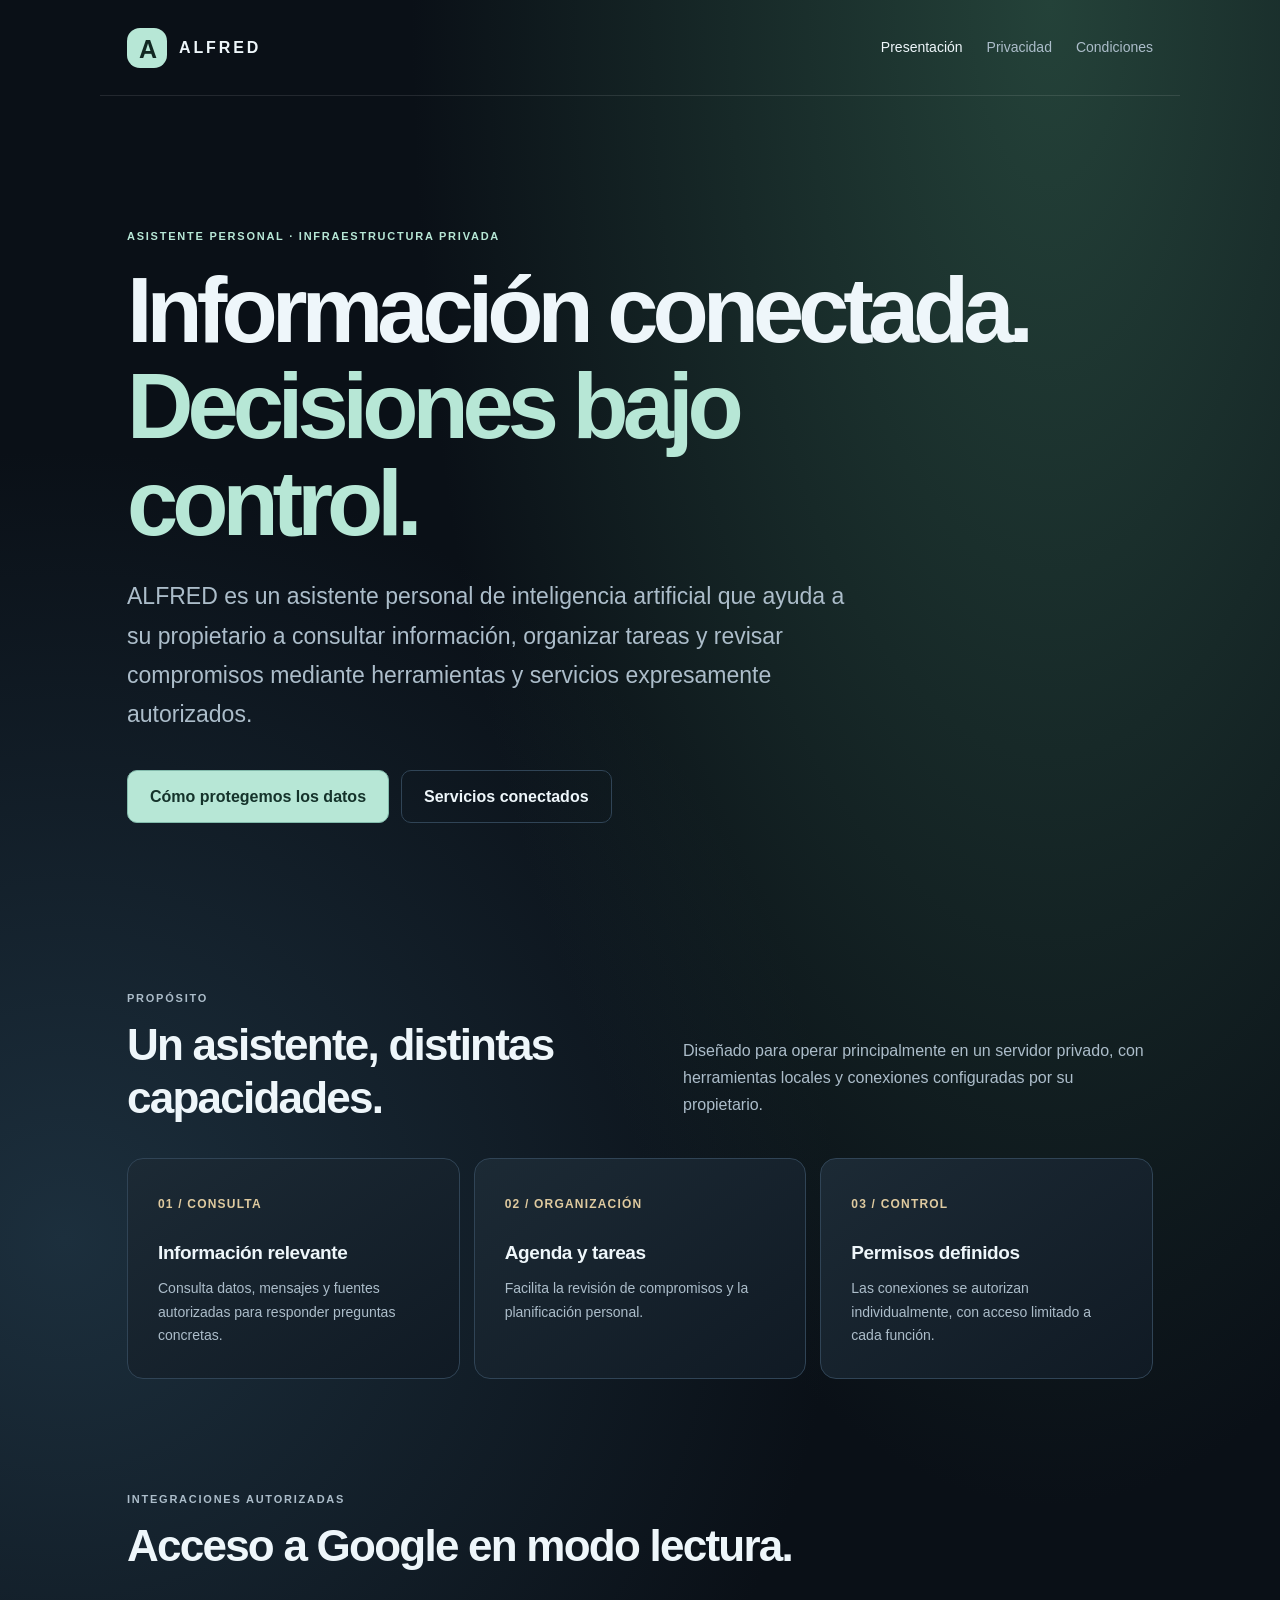
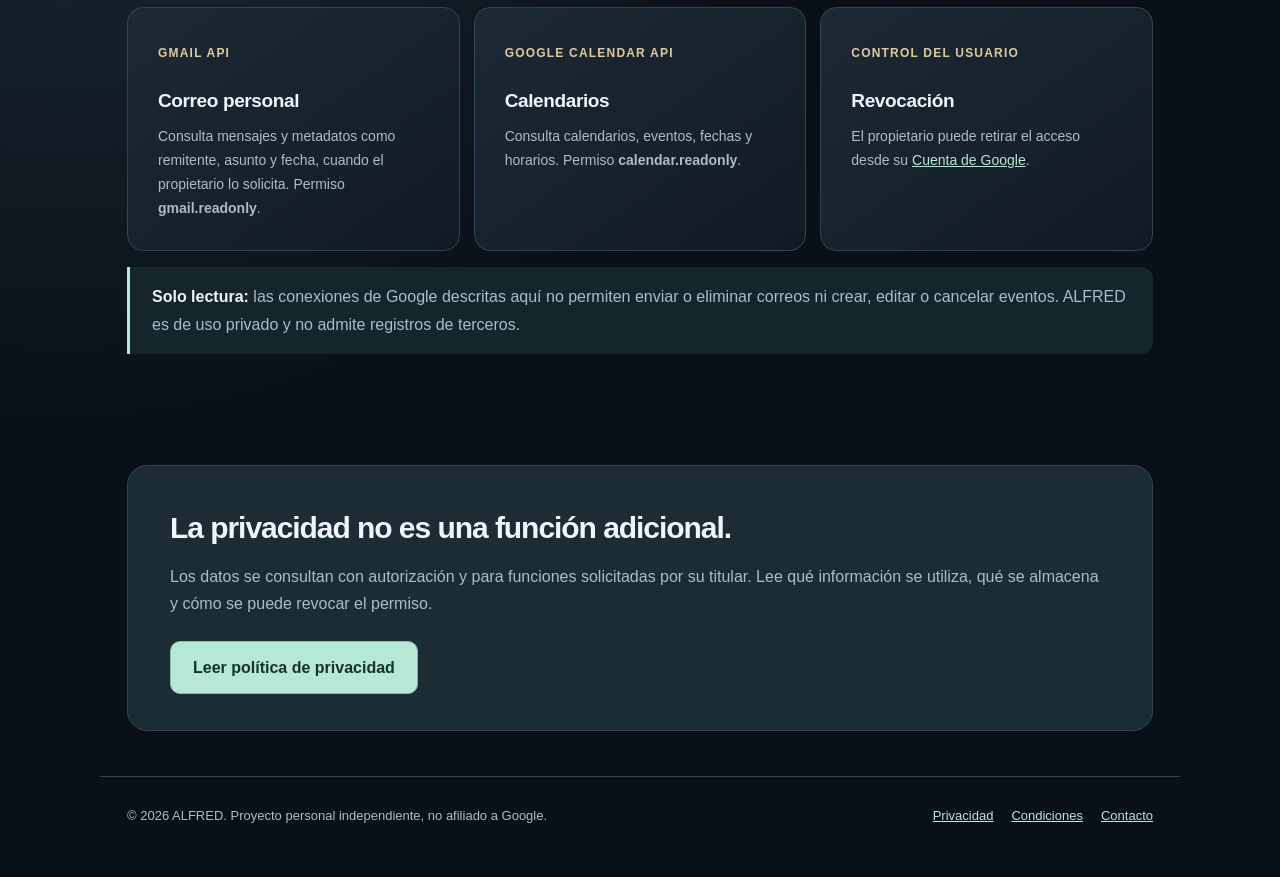
<file: index.html>
<!doctype html>
<html lang="es">
<head>
<meta name="google-site-verification" content="Loiz_2zshSAYq_amNOVkB0ZH81cCuOkCsH9CRXUllVo" />
<meta charset="utf-8"><meta name="viewport" content="width=device-width, initial-scale=1">
<meta name="description" content="ALFRED, asistente personal de inteligencia artificial que conecta información y servicios autorizados en una infraestructura privada.">
<meta name="theme-color" content="#0a1017">
<title>ALFRED | Asistente personal privado</title>
<link rel="stylesheet" href="./css/styles.css">
<meta name="google-site-verification" content="mj519p19gsh9Spc1R2qEugR0KwO0lG6rriQbLZyAgFw" />
</head>
<body>
<header>
<a href="./index.html" class="brand" aria-label="ALFRED inicio"><span class="mark" aria-hidden="true">A</span> ALFRED</a>
<nav aria-label="Navegación principal"><a href="./index.html" aria-current="page">Presentación</a><a href="./privacidad.html">Privacidad</a><a href="./terminos.html">Condiciones</a></nav>
</header>
<main>
<section class="hero">
<p class="eyebrow">Asistente personal · infraestructura privada</p>
<h1>Información conectada.<br><em>Decisiones bajo control.</em></h1>
<p class="lead">ALFRED es un asistente personal de inteligencia artificial que ayuda a su propietario a consultar información, organizar tareas y revisar compromisos mediante herramientas y servicios expresamente autorizados.</p>
<div class="actions"><a class="action" href="./privacidad.html">Cómo protegemos los datos</a><a class="action secondary" href="#integraciones">Servicios conectados</a></div>
</section>
<section aria-labelledby="funciones"><div class="section-head"><div><p class="eyebrow">Propósito</p><h2 id="funciones">Un asistente, distintas capacidades.</h2></div><p>Diseñado para operar principalmente en un servidor privado, con herramientas locales y conexiones configuradas por su propietario.</p></div>
<div class="grid">
<article class="panel"><span class="num">01 / CONSULTA</span><h3>Información relevante</h3><p>Consulta datos, mensajes y fuentes autorizadas para responder preguntas concretas.</p></article>
<article class="panel"><span class="num">02 / ORGANIZACIÓN</span><h3>Agenda y tareas</h3><p>Facilita la revisión de compromisos y la planificación personal.</p></article>
<article class="panel"><span class="num">03 / CONTROL</span><h3>Permisos definidos</h3><p>Las conexiones se autorizan individualmente, con acceso limitado a cada función.</p></article>
</div></section>
<section id="integraciones" aria-labelledby="google"><div class="section-head"><div><p class="eyebrow">Integraciones autorizadas</p><h2 id="google">Acceso a Google en modo lectura.</h2></div></div>
<div class="grid">
<article class="panel"><span class="num">GMAIL API</span><h3>Correo personal</h3><p>Consulta mensajes y metadatos como remitente, asunto y fecha, cuando el propietario lo solicita. Permiso <strong>gmail.readonly</strong>.</p></article>
<article class="panel"><span class="num">GOOGLE CALENDAR API</span><h3>Calendarios</h3><p>Consulta calendarios, eventos, fechas y horarios. Permiso <strong>calendar.readonly</strong>.</p></article>
<article class="panel"><span class="num">CONTROL DEL USUARIO</span><h3>Revocación</h3><p>El propietario puede retirar el acceso desde su <a href="https://myaccount.google.com/permissions" rel="noopener noreferrer">Cuenta de Google</a>.</p></article>
</div>
<p class="note"><strong>Solo lectura:</strong> las conexiones de Google descritas aquí no permiten enviar o eliminar correos ni crear, editar o cancelar eventos. ALFRED es de uso privado y no admite registros de terceros.</p>
</section>
<div class="band"><h2>La privacidad no es una función adicional.</h2><p>Los datos se consultan con autorización y para funciones solicitadas por su titular. Lee qué información se utiliza, qué se almacena y cómo se puede revocar el permiso.</p><a class="action" href="./privacidad.html">Leer política de privacidad</a></div>
</main>
<footer><span>© 2026 ALFRED. Proyecto personal independiente, no afiliado a Google.</span><div class="footerlinks"><a href="./privacidad.html">Privacidad</a><a href="./terminos.html">Condiciones</a><a href="mailto:elfocodeluis@gmail.com">Contacto</a></div></footer>
</body></html>
</file>
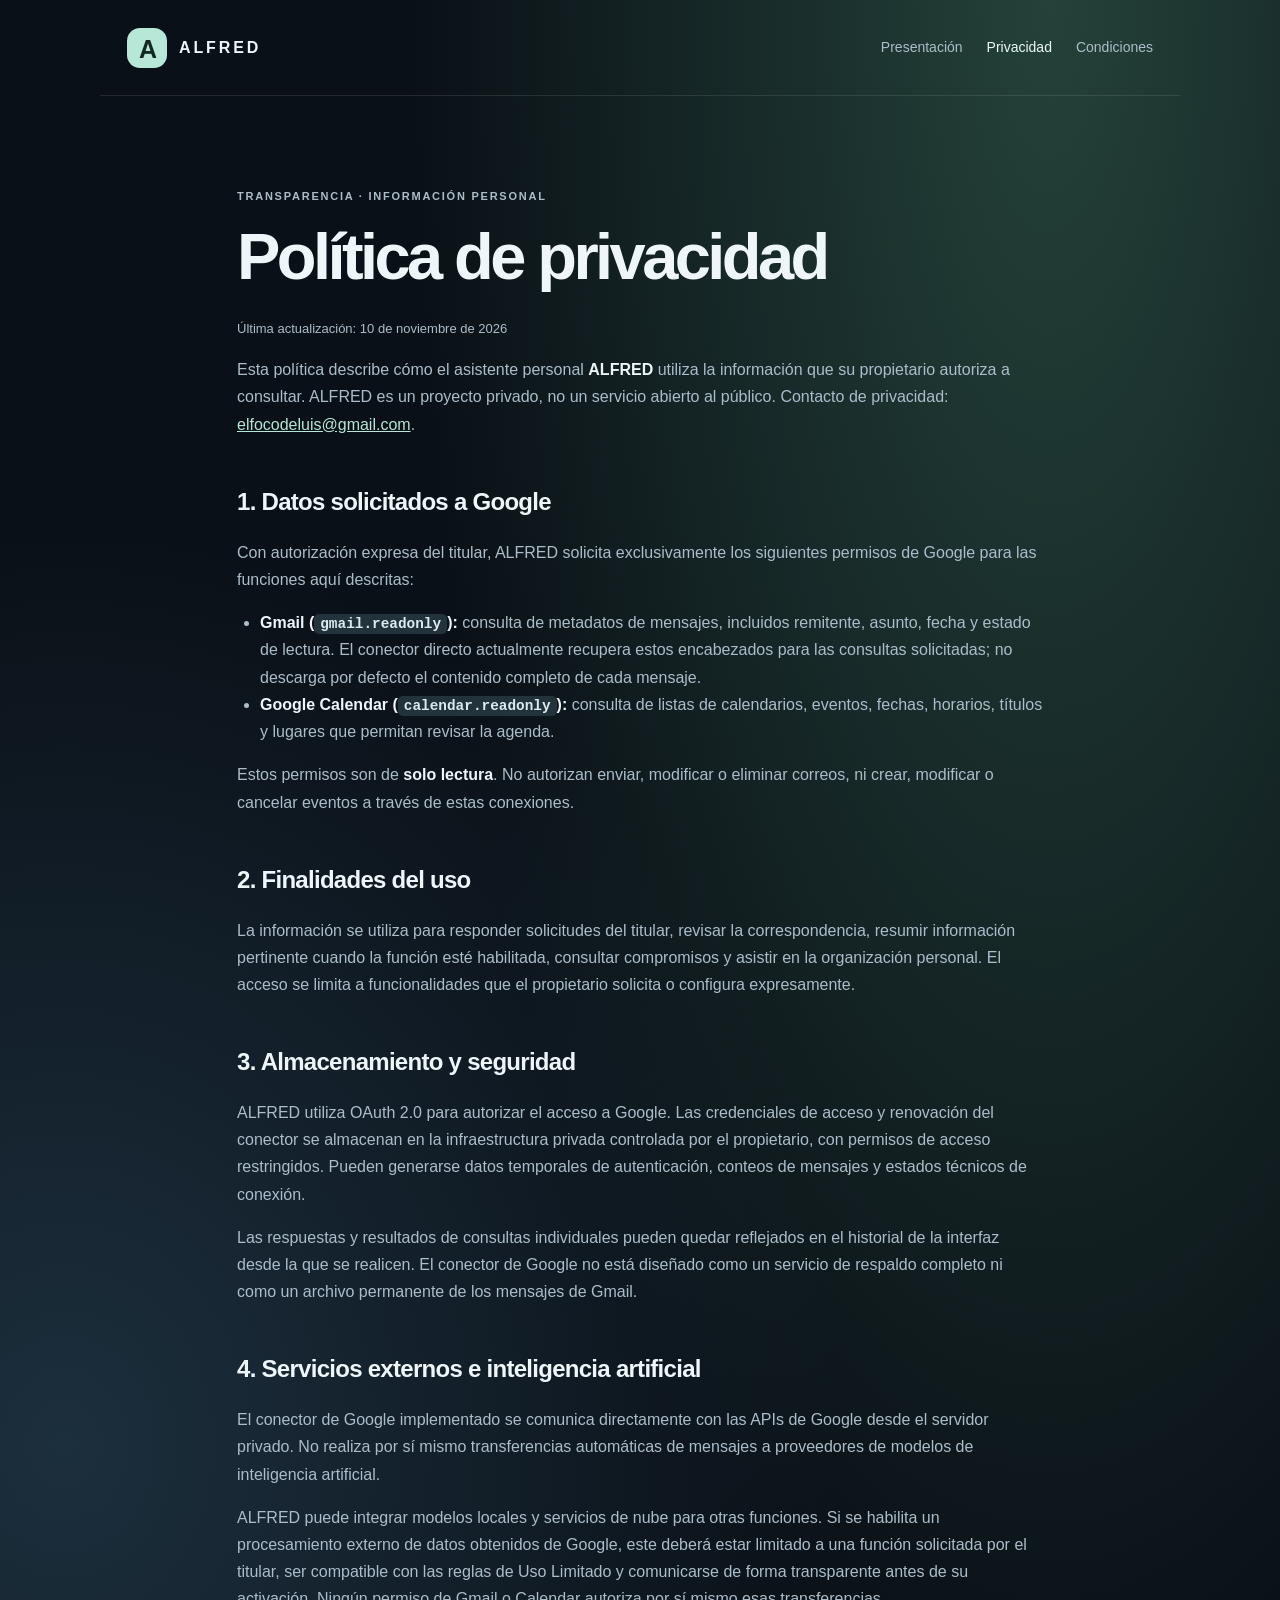
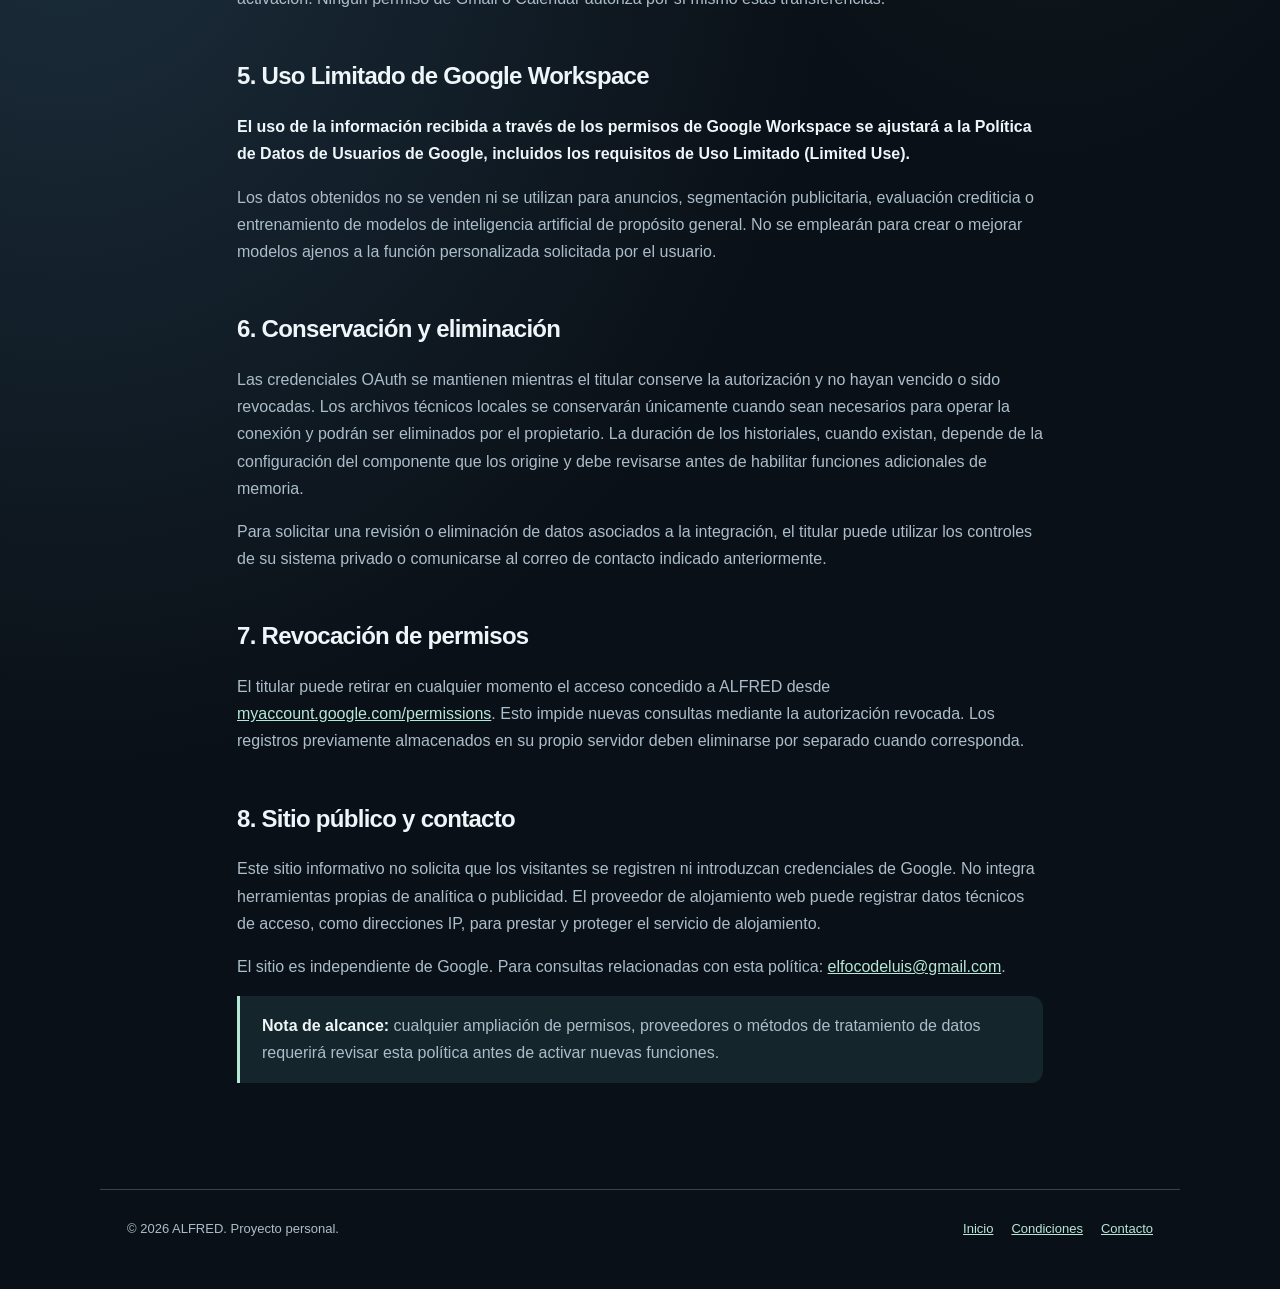
<file: privacidad.html>
<!doctype html>
<html lang="es">
<head><meta charset="utf-8"><meta name="viewport" content="width=device-width, initial-scale=1"><meta name="theme-color" content="#0a1017"><meta name="description" content="Política de privacidad de ALFRED: datos de Gmail y Google Calendar, permisos, almacenamiento y revocación."><title>Política de privacidad | ALFRED</title><link rel="stylesheet" href="./css/styles.css"></head>
<body>
<header><a href="./index.html" class="brand" aria-label="ALFRED inicio"><span class="mark" aria-hidden="true">A</span> ALFRED</a><nav aria-label="Navegación principal"><a href="./index.html">Presentación</a><a href="./privacidad.html" aria-current="page">Privacidad</a><a href="./terminos.html">Condiciones</a></nav></header>
<main class="legal">
<p class="eyebrow">Transparencia · información personal</p>
<h1>Política de privacidad</h1>
<p class="meta">Última actualización: 10 de noviembre de 2026</p>
<p>Esta política describe cómo el asistente personal <strong>ALFRED</strong> utiliza la información que su propietario autoriza a consultar. ALFRED es un proyecto privado, no un servicio abierto al público. Contacto de privacidad: <a href="mailto:elfocodeluis@gmail.com">elfocodeluis@gmail.com</a>.</p>
<h2>1. Datos solicitados a Google</h2>
<p>Con autorización expresa del titular, ALFRED solicita exclusivamente los siguientes permisos de Google para las funciones aquí descritas:</p>
<ul><li><strong>Gmail (<code>gmail.readonly</code>):</strong> consulta de metadatos de mensajes, incluidos remitente, asunto, fecha y estado de lectura. El conector directo actualmente recupera estos encabezados para las consultas solicitadas; no descarga por defecto el contenido completo de cada mensaje.</li><li><strong>Google Calendar (<code>calendar.readonly</code>):</strong> consulta de listas de calendarios, eventos, fechas, horarios, títulos y lugares que permitan revisar la agenda.</li></ul>
<p>Estos permisos son de <strong>solo lectura</strong>. No autorizan enviar, modificar o eliminar correos, ni crear, modificar o cancelar eventos a través de estas conexiones.</p>
<h2>2. Finalidades del uso</h2>
<p>La información se utiliza para responder solicitudes del titular, revisar la correspondencia, resumir información pertinente cuando la función esté habilitada, consultar compromisos y asistir en la organización personal. El acceso se limita a funcionalidades que el propietario solicita o configura expresamente.</p>
<h2>3. Almacenamiento y seguridad</h2>
<p>ALFRED utiliza OAuth 2.0 para autorizar el acceso a Google. Las credenciales de acceso y renovación del conector se almacenan en la infraestructura privada controlada por el propietario, con permisos de acceso restringidos. Pueden generarse datos temporales de autenticación, conteos de mensajes y estados técnicos de conexión.</p>
<p>Las respuestas y resultados de consultas individuales pueden quedar reflejados en el historial de la interfaz desde la que se realicen. El conector de Google no está diseñado como un servicio de respaldo completo ni como un archivo permanente de los mensajes de Gmail.</p>
<h2>4. Servicios externos e inteligencia artificial</h2>
<p>El conector de Google implementado se comunica directamente con las APIs de Google desde el servidor privado. No realiza por sí mismo transferencias automáticas de mensajes a proveedores de modelos de inteligencia artificial.</p>
<p>ALFRED puede integrar modelos locales y servicios de nube para otras funciones. Si se habilita un procesamiento externo de datos obtenidos de Google, este deberá estar limitado a una función solicitada por el titular, ser compatible con las reglas de Uso Limitado y comunicarse de forma transparente antes de su activación. Ningún permiso de Gmail o Calendar autoriza por sí mismo esas transferencias.</p>
<h2>5. Uso Limitado de Google Workspace</h2>
<p><strong>El uso de la información recibida a través de los permisos de Google Workspace se ajustará a la Política de Datos de Usuarios de Google, incluidos los requisitos de Uso Limitado (Limited Use).</strong></p>
<p>Los datos obtenidos no se venden ni se utilizan para anuncios, segmentación publicitaria, evaluación crediticia o entrenamiento de modelos de inteligencia artificial de propósito general. No se emplearán para crear o mejorar modelos ajenos a la función personalizada solicitada por el usuario.</p>
<h2>6. Conservación y eliminación</h2>
<p>Las credenciales OAuth se mantienen mientras el titular conserve la autorización y no hayan vencido o sido revocadas. Los archivos técnicos locales se conservarán únicamente cuando sean necesarios para operar la conexión y podrán ser eliminados por el propietario. La duración de los historiales, cuando existan, depende de la configuración del componente que los origine y debe revisarse antes de habilitar funciones adicionales de memoria.</p>
<p>Para solicitar una revisión o eliminación de datos asociados a la integración, el titular puede utilizar los controles de su sistema privado o comunicarse al correo de contacto indicado anteriormente.</p>
<h2>7. Revocación de permisos</h2>
<p>El titular puede retirar en cualquier momento el acceso concedido a ALFRED desde <a href="https://myaccount.google.com/permissions" rel="noopener noreferrer">myaccount.google.com/permissions</a>. Esto impide nuevas consultas mediante la autorización revocada. Los registros previamente almacenados en su propio servidor deben eliminarse por separado cuando corresponda.</p>
<h2>8. Sitio público y contacto</h2>
<p>Este sitio informativo no solicita que los visitantes se registren ni introduzcan credenciales de Google. No integra herramientas propias de analítica o publicidad. El proveedor de alojamiento web puede registrar datos técnicos de acceso, como direcciones IP, para prestar y proteger el servicio de alojamiento.</p>
<p>El sitio es independiente de Google. Para consultas relacionadas con esta política: <a href="mailto:elfocodeluis@gmail.com">elfocodeluis@gmail.com</a>.</p>
<p class="note"><strong>Nota de alcance:</strong> cualquier ampliación de permisos, proveedores o métodos de tratamiento de datos requerirá revisar esta política antes de activar nuevas funciones.</p>
</main>
<footer><span>© 2026 ALFRED. Proyecto personal.</span><div class="footerlinks"><a href="./index.html">Inicio</a><a href="./terminos.html">Condiciones</a><a href="mailto:elfocodeluis@gmail.com">Contacto</a></div></footer>
</body></html>
</file>
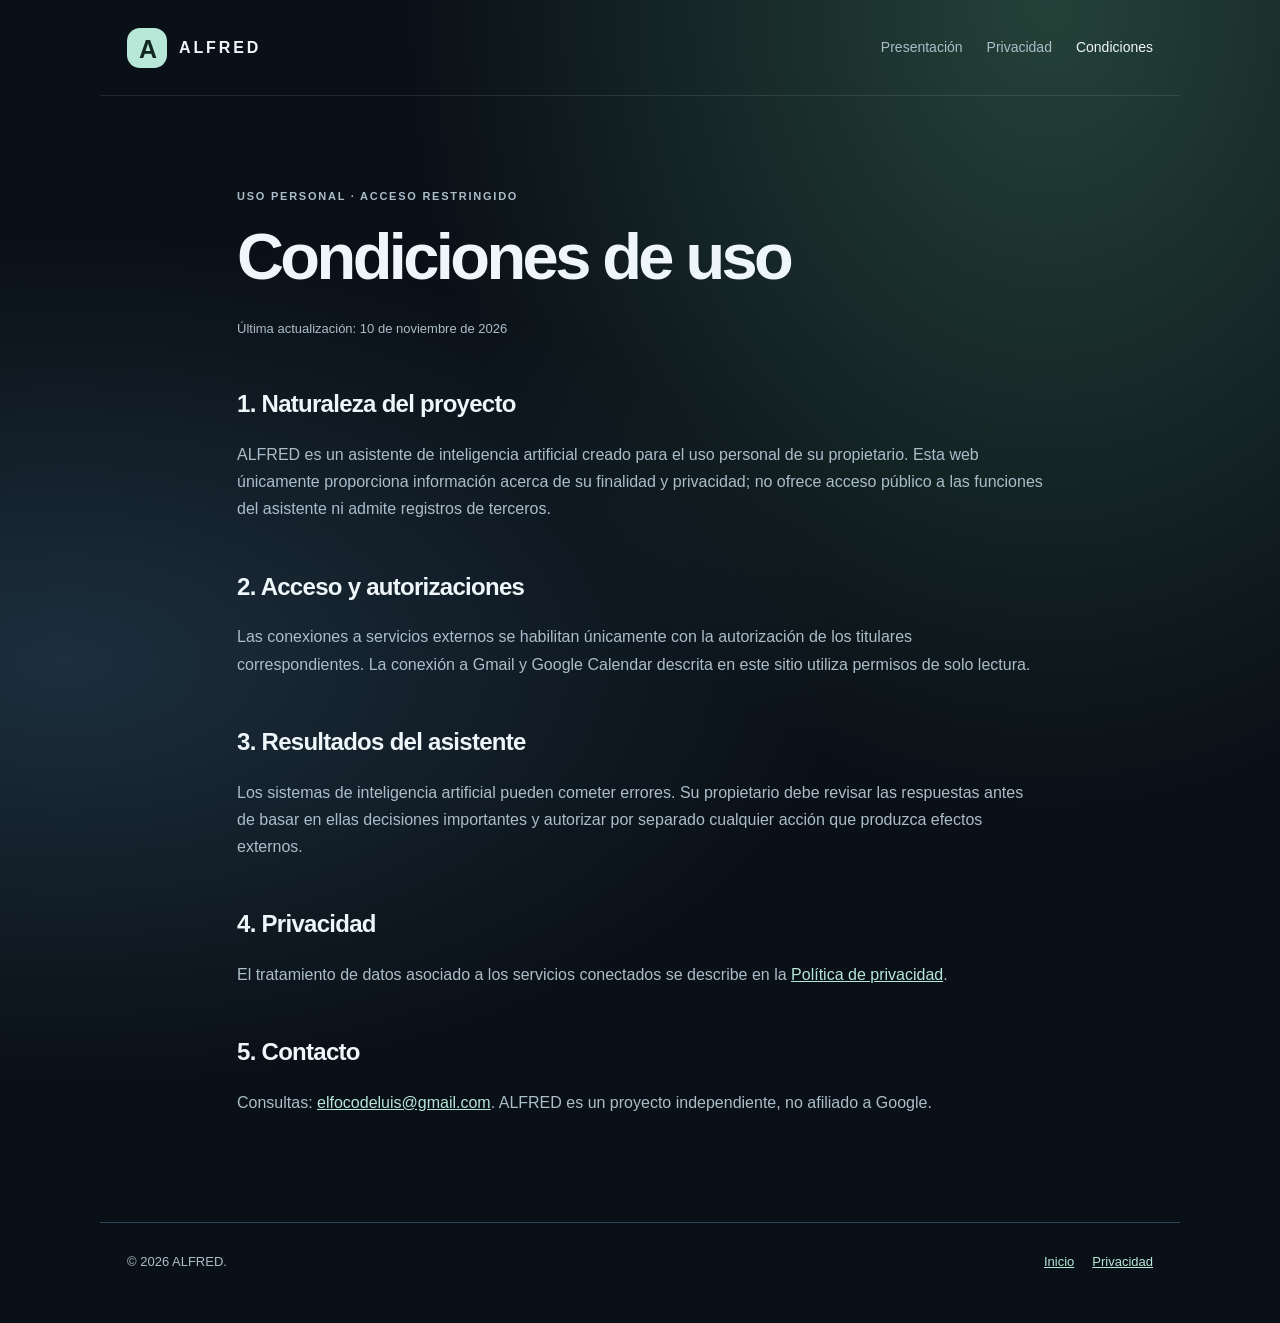
<file: terminos.html>
<!doctype html><html lang="es">
<head><meta charset="utf-8"><meta name="viewport" content="width=device-width, initial-scale=1"><meta name="theme-color" content="#0a1017"><title>Condiciones de uso | ALFRED</title><meta name="description" content="Condiciones de uso del asistente personal ALFRED."><link rel="stylesheet" href="./css/styles.css"></head>
<body><header><a href="./index.html" class="brand" aria-label="ALFRED inicio"><span class="mark" aria-hidden="true">A</span> ALFRED</a><nav aria-label="Navegación principal"><a href="./index.html">Presentación</a><a href="./privacidad.html">Privacidad</a><a href="./terminos.html" aria-current="page">Condiciones</a></nav></header>
<main class="legal"><p class="eyebrow">Uso personal · acceso restringido</p><h1>Condiciones de uso</h1><p class="meta">Última actualización: 10 de noviembre de 2026</p>
<h2>1. Naturaleza del proyecto</h2><p>ALFRED es un asistente de inteligencia artificial creado para el uso personal de su propietario. Esta web únicamente proporciona información acerca de su finalidad y privacidad; no ofrece acceso público a las funciones del asistente ni admite registros de terceros.</p>
<h2>2. Acceso y autorizaciones</h2><p>Las conexiones a servicios externos se habilitan únicamente con la autorización de los titulares correspondientes. La conexión a Gmail y Google Calendar descrita en este sitio utiliza permisos de solo lectura.</p>
<h2>3. Resultados del asistente</h2><p>Los sistemas de inteligencia artificial pueden cometer errores. Su propietario debe revisar las respuestas antes de basar en ellas decisiones importantes y autorizar por separado cualquier acción que produzca efectos externos.</p>
<h2>4. Privacidad</h2><p>El tratamiento de datos asociado a los servicios conectados se describe en la <a href="./privacidad.html">Política de privacidad</a>.</p>
<h2>5. Contacto</h2><p>Consultas: <a href="mailto:elfocodeluis@gmail.com">elfocodeluis@gmail.com</a>. ALFRED es un proyecto independiente, no afiliado a Google.</p>
</main><footer><span>© 2026 ALFRED.</span><div class="footerlinks"><a href="./index.html">Inicio</a><a href="./privacidad.html">Privacidad</a></div></footer></body></html>
</file>
<file: css/styles.css>
:root{color-scheme:dark;--bg:#0a1017;--panel:#14212e;--line:#304456;--text:#eef6fa;--muted:#acbdca;--mint:#b7e7d6;--gold:#dfca9f}
*{box-sizing:border-box}html{scroll-behavior:smooth}body{margin:0;background:radial-gradient(ellipse at 82% 0%,#244239 0%,transparent 43%),radial-gradient(ellipse at 5% 50%,#1c2f3d 0%,transparent 45%),var(--bg);color:var(--text);font:16px/1.7 -apple-system,BlinkMacSystemFont,"Segoe UI",Arial,sans-serif}
a{color:var(--mint)}a:hover{text-decoration:none}a:focus-visible{outline:3px solid var(--mint);outline-offset:4px}main,header,footer{max-width:1080px;margin:auto;padding-left:27px;padding-right:27px}
header{height:96px;display:flex;align-items:center;justify-content:space-between;border-bottom:1px solid #ffffff1a}.brand{display:flex;align-items:center;gap:12px;font-size:16px;font-weight:800;letter-spacing:.18em;text-decoration:none;color:var(--text)}.mark{width:40px;height:40px;border-radius:13px;background:var(--mint);display:grid;place-items:center;color:#122822;font-size:25px;font-weight:800;letter-spacing:-.09em}
nav{display:flex;align-items:center;flex-wrap:wrap;gap:24px}nav a{color:var(--muted);text-decoration:none;font-size:14px}nav a[aria-current=page],nav a:hover{color:var(--text)}
.hero{padding-top:120px;padding-bottom:105px;max-width:910px}.eyebrow{color:var(--mint);text-transform:uppercase;letter-spacing:.16em;font-size:11px;font-weight:800}.hero h1{font-size:clamp(48px,8vw,92px);line-height:1.05;letter-spacing:-.065em;margin:16px 0 26px;font-weight:650}.hero h1 em{font-style:normal;color:var(--mint)}.lead{font-size:clamp(18px,2.5vw,23px);line-height:1.7;color:var(--muted);max-width:740px}.actions{display:flex;flex-wrap:wrap;gap:12px;margin-top:36px}.action{display:inline-block;padding:12px 22px;border:1px solid #83bbac;border-radius:10px;text-decoration:none;font-weight:650;background:var(--mint);color:#15332b}.action.secondary{background:transparent;color:var(--text);border-color:var(--line)}
section{padding:50px 0}.section-head{display:flex;gap:20px;justify-content:space-between;align-items:end;margin-bottom:24px}.section-head h2{font-size:clamp(28px,5vw,44px);letter-spacing:-.04em;line-height:1.2;margin:10px 0}.section-head p{color:var(--muted);max-width:470px}.grid{display:grid;grid-template-columns:repeat(3,minmax(0,1fr));gap:14px}.panel{border:1px solid var(--line);border-radius:16px;background:linear-gradient(145deg,#1c2a35,#101a24);padding:30px;min-height:220px}.panel h3{font-size:19px;letter-spacing:-.02em;margin:20px 0 8px}.panel p{color:var(--muted);margin:0;font-size:14px}.num{font-size:12px;letter-spacing:.1em;color:var(--gold);font-weight:700}
.note{border-left:3px solid var(--mint);padding:16px 22px;background:#14252b;border-radius:0 12px 12px 0;color:var(--muted)}.note strong{color:var(--text)}.band{border:1px solid var(--line);border-radius:20px;padding:36px 42px;background:#1b2c34;margin:45px 0}.band h2{font-size:30px;letter-spacing:-.035em;margin:0 0 10px}.band p{color:var(--muted);margin:0 0 24px}
footer{border-top:1px solid var(--line);padding-top:28px;padding-bottom:50px;color:var(--muted);font-size:13px;display:flex;flex-wrap:wrap;align-items:center;justify-content:space-between;gap:16px}.footerlinks{display:flex;flex-wrap:wrap;gap:18px}
.legal{max-width:860px;padding-top:80px;padding-bottom:90px}.legal h1{font-size:clamp(40px,6vw,65px);letter-spacing:-.055em;line-height:1.13;margin:14px 0 25px}.legal h2{font-size:24px;letter-spacing:-.03em;margin:44px 0 10px}.legal p,.legal li{color:var(--muted)}.legal strong{color:var(--text)}.legal ul{padding-left:23px}.meta{color:var(--gold);font-size:13px}.legal code{font-size:.9em;color:#dbebef;background:#22333b;padding:2px 6px;border-radius:5px;overflow-wrap:anywhere}
@media(max-width:720px){header{height:auto;min-height:84px;gap:18px;padding-top:14px;padding-bottom:14px;align-items:flex-start}nav{gap:12px;justify-content:flex-end}.grid{grid-template-columns:1fr}.panel{min-height:auto}.hero{padding-top:74px;padding-bottom:54px}.band{padding:28px}.section-head{display:block}.legal{padding-top:48px}footer{display:block}.footerlinks{margin-top:14px}}
</file>
